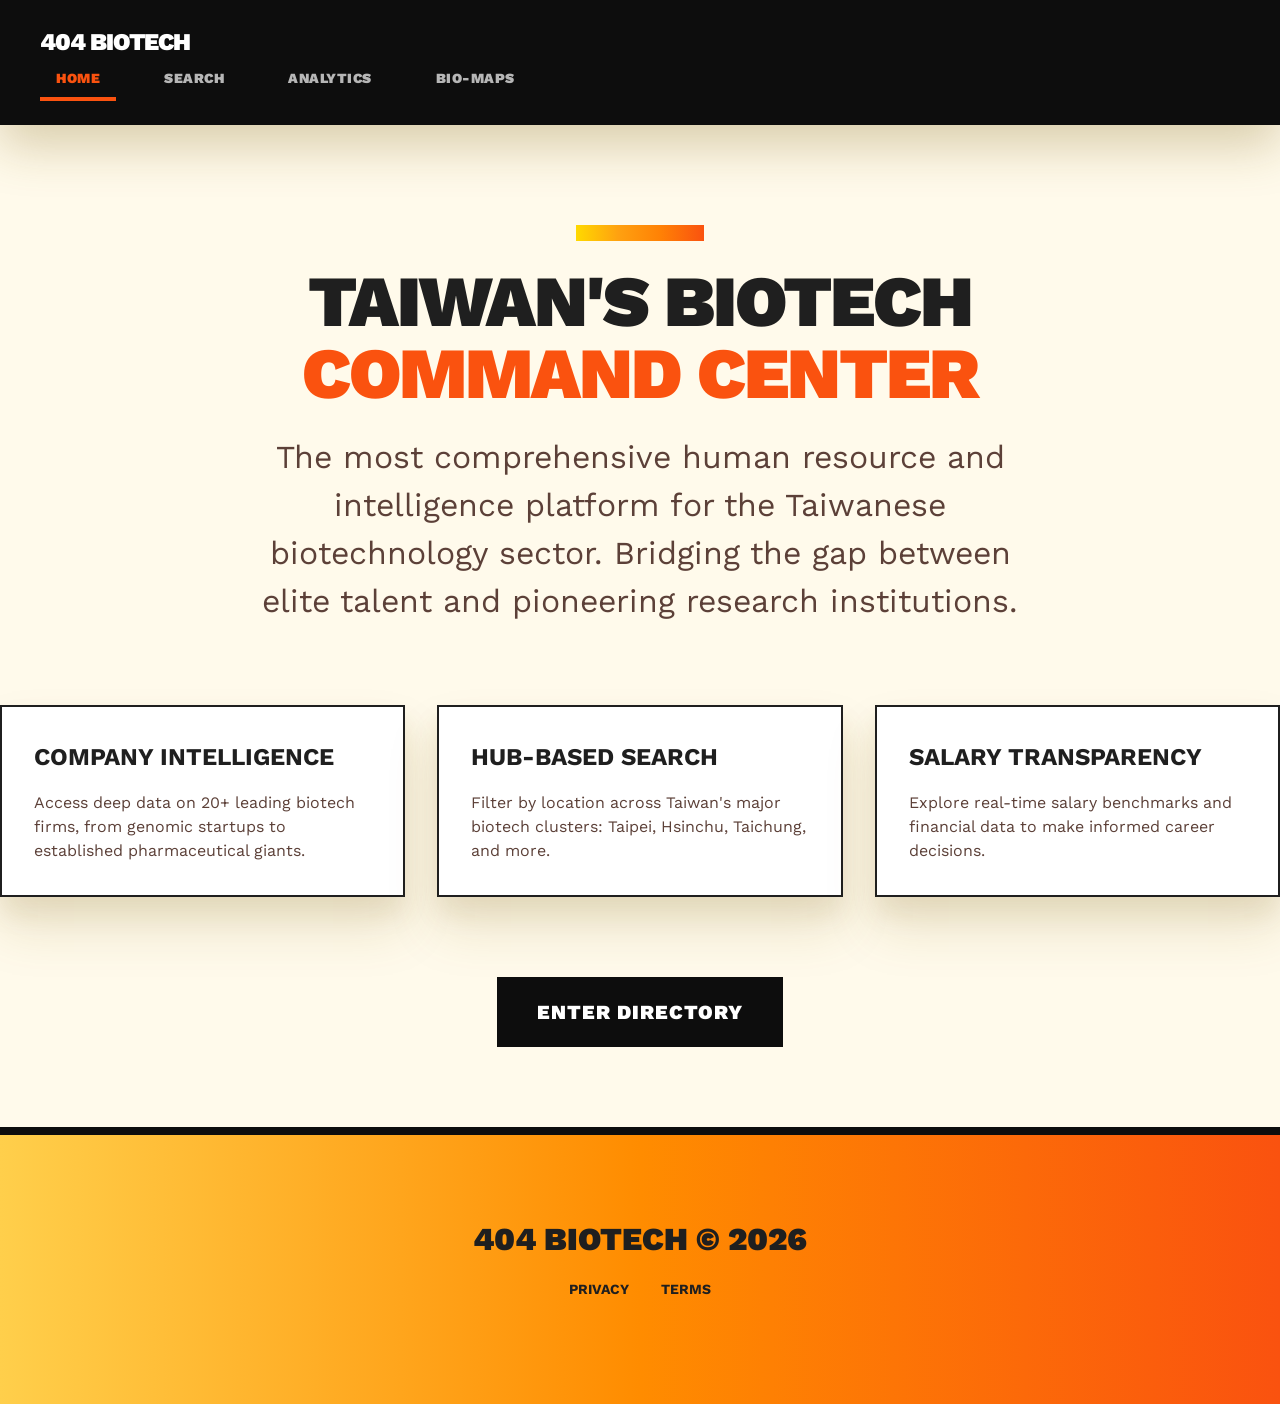
<file: frontend/index.html>
<!DOCTYPE html>
<html lang="en">
<head>
    <meta charset="utf-8"/>
    <meta content="width=device-width, initial-scale=1.0" name="viewport"/>
    <title>404 BIOTECH TAIWAN - Home</title>
    <link rel="stylesheet" href="style.css">
    <link href="https://fonts.googleapis.com/css2?family=Work+Sans:wght@400;700;900&amp;display=swap" rel="stylesheet"/>
</head>
<body>
    <!-- TopNavBar -->
    <nav class="navbar">
        <div class="container flex-between">
            <a href="index.html" class="navbar-brand">404 BIOTECH</a>
            <div class="nav-links">
                <a class="nav-link active" href="index.html">home</a>
                <a class="nav-link" href="search.html">search</a>
                <a class="nav-link" href="#">Analytics</a>
                <a class="nav-link" href="#">Bio-Maps</a>
            </div>
        </div>
    </nav>

    <!-- Main Content -->
    <main class="container hero">
        <header style="text-align: center;">
            <div class="block-gradient" style="margin: 0 auto 24px auto;"></div>
            <h1 class="hero-title" style="font-size: 72px;">
                Taiwan's Biotech <br/> <span class="text-orange">Command Center</span>
            </h1>
            <p class="hero-subtitle" style="margin: 0 auto; text-align: center;">
                The most comprehensive human resource and intelligence platform for the Taiwanese biotechnology sector. 
                Bridging the gap between elite talent and pioneering research institutions.
            </p>
        </header>

        <section style="display: grid; grid-template-columns: repeat(3, 1fr); gap: 32px; margin-top: 80px;">
            <div class="card">
                <h3 style="font-size: 24px; font-weight: 700; margin-bottom: 16px; text-transform: uppercase;">Company Intelligence</h3>
                <p style="color: var(--text-variant);">Access deep data on 20+ leading biotech firms, from genomic startups to established pharmaceutical giants.</p>
            </div>
            <div class="card">
                <h3 style="font-size: 24px; font-weight: 700; margin-bottom: 16px; text-transform: uppercase;">Hub-Based Search</h3>
                <p style="color: var(--text-variant);">Filter by location across Taiwan's major biotech clusters: Taipei, Hsinchu, Taichung, and more.</p>
            </div>
            <div class="card">
                <h3 style="font-size: 24px; font-weight: 700; margin-bottom: 16px; text-transform: uppercase;">Salary Transparency</h3>
                <p style="color: var(--text-variant);">Explore real-time salary benchmarks and financial data to make informed career decisions.</p>
            </div>
        </section>

        <div class="flex-center" style="margin-top: 80px;">
            <a href="search.html" class="btn-primary" style="text-decoration: none; padding: 20px 40px; font-size: 20px;">
                Enter Directory
            </a>
        </div>
    </main>

    <footer class="footer-simple">
        <div class="container">
            <div class="footer-title">404 BIOTECH © 2026</div>
            <div style="display: flex; justify-content: center; gap: 32px; margin-bottom: 24px;">
                <a href="#" style="text-decoration: none; color: inherit; font-weight: 700; text-transform: uppercase; font-size: 14px;">Privacy</a>
                <a href="#" style="text-decoration: none; color: inherit; font-weight: 700; text-transform: uppercase; font-size: 14px;">Terms</a>
            </div>
        </div>
    </footer>
</body>
</html>
</file>
<file: frontend/style.css>
/* 
   404 BIOTECH - Custom Design System (Traditional CSS)
   Mistral-Inspired Premium Aesthetic
*/

:root {
    --primary: #fa520f;
    --primary-dark: #ad3300;
    --secondary: #ffa110;
    --background: #fffaeb; /* warm-ivory */
    --surface: #fff0c2; /* cream */
    --text-main: #1f1f1f; /* mistral-black */
    --text-variant: #5c4038;
    --white: #ffffff;
    --black: #0d0d0d;
    --shadow-float: 0 16px 24px rgba(127, 99, 21, 0.1), 0 32px 48px rgba(127, 99, 21, 0.15);
    --shadow-nav: 0 20px 50px rgba(127,99,21,0.3);
}

/* Reset & Base */
* {
    box-sizing: border-box;
    margin: 0;
    padding: 0;
}

body {
    font-family: 'Work Sans', sans-serif;
    background-color: var(--background);
    color: var(--text-main);
    line-height: 1.5;
}

/* Layout */
.container {
    max-width: 1280px;
    margin: 0 auto;
    padding: 0 40px;
}

.flex { display: flex; }
.flex-between { justify-content: space-between; align-items: center; }
.flex-center { display: flex; justify-content: center; align-items: center; }
.grid { display: grid; }

/* Navigation */
.navbar {
    background-color: var(--black);
    padding: 24px 0;
    position: sticky;
    top: 0;
    z-index: 50;
    box-shadow: var(--shadow-nav);
}

.navbar-brand {
    font-size: 24px;
    font-weight: 900;
    letter-spacing: -1px;
    color: var(--white);
    text-decoration: none;
    transition: color 0.3s;
}

.navbar-brand:hover {
    color: var(--primary);
}

.nav-links {
    display: flex;
    gap: 32px;
}

.nav-link {
    color: rgba(255, 255, 255, 0.7);
    text-transform: uppercase;
    font-weight: 900;
    text-decoration: none;
    font-size: 14px;
    letter-spacing: 0.5px;
    padding: 8px 16px;
    transition: all 0.3s;
}

.nav-link:hover {
    color: var(--white);
    background-color: rgba(255, 255, 255, 0.05);
}

.nav-link.active {
    color: var(--primary);
    border-bottom: 4px solid var(--primary);
}

/* Hero Section */
.hero {
    padding: 100px 0 80px 0;
}

.block-gradient {
    width: 128px;
    height: 16px;
    background: linear-gradient(90deg, #ffd900 0%, #ffa110 33%, #ff8105 66%, #fa520f 100%);
    margin-bottom: 24px;
}

.hero-title {
    font-size: 82px;
    font-weight: 900;
    letter-spacing: -2px;
    line-height: 1;
    margin-bottom: 24px;
    text-transform: uppercase;
}

.hero-subtitle {
    font-size: 32px;
    color: var(--text-variant);
    max-width: 800px;
}

/* Main Content Layout */
.main-layout {
    display: flex;
    gap: 80px;
    margin-top: 48px;
}

.sidebar {
    width: 25%;
    flex-shrink: 0;
}

.sidebar-content {
    background-color: var(--surface);
    padding: 24px;
    border: 1px solid #fadcd3;
    box-shadow: var(--shadow-float);
    position: sticky;
    top: 140px;
}

.filter-section {
    margin-bottom: 48px;
}

.filter-title {
    font-weight: 700;
    text-transform: uppercase;
    font-size: 16px;
    margin-bottom: 12px;
    border-bottom: 2px solid var(--text-main);
    padding-bottom: 4px;
}

/* Form Elements */
.input-field {
    width: 100%;
    padding: 12px 16px;
    border: 2px solid #e5e7eb;
    background: var(--white);
    font-size: 16px;
    outline: none;
}

.input-field:focus {
    border-color: var(--secondary);
}

.checkbox-group {
    display: flex;
    flex-direction: column;
    gap: 12px;
}

.checkbox-item {
    display: flex;
    align-items: center;
    gap: 12px;
    cursor: pointer;
}

.checkbox-item input {
    width: 20px;
    height: 20px;
    border: 2px solid var(--text-main);
    appearance: none;
    background: transparent;
}

.checkbox-item input:checked {
    background-color: var(--text-main);
    background-image: url("data:image/svg+xml,%3csvg viewBox='0 0 16 16' fill='white' xmlns='http://www.w3.org/2000/svg'%3e%3cpath d='M12.207 4.793a1 1 0 010 1.414l-5 5a1 1 0 01-1.414 0l-2-2a1 1 0 011.414-1.414L6.5 9.086l4.293-4.293a1 1 0 011.414 0z'/%3e%3c/svg%3e");
}

/* Company Grid & Cards */
.grid-content {
    width: 75%;
}

.company-grid {
    display: grid;
    grid-template-columns: repeat(2, 1fr);
    gap: 48px;
}

.card {
    background: var(--white);
    padding: 32px;
    border: 2px solid var(--text-main);
    box-shadow: var(--shadow-float);
    transition: transform 0.3s;
    cursor: pointer;
    position: relative;
    overflow: hidden;
    display: flex;
    flex-direction: column;
}

.card:hover {
    transform: translateY(-8px);
}

.card-border-accent {
    position: absolute;
    top: 0;
    left: 0;
    width: 100%;
    height: 4px;
    background: linear-gradient(90deg, #ffd900, #fa520f);
    transform: translateX(-100%);
    transition: transform 0.5s;
}

.card:hover .card-border-accent {
    transform: translateX(0);
}

.card-header {
    display: flex;
    justify-content: space-between;
    align-items: flex-start;
    margin-bottom: 24px;
}

.card-title {
    font-size: 30px;
    font-weight: 700;
    margin-bottom: 4px;
}

.card-subtitle {
    font-size: 16px;
    text-transform: uppercase;
    letter-spacing: 1px;
    font-weight: 700;
}

.card-icon-wrapper {
    width: 48px;
    height: 48px;
    background: var(--white);
    border: 1px solid #fadcd3;
    display: flex;
    align-items: center;
    justify-content: center;
    flex-shrink: 0;
}

.card-body {
    flex-grow: 1;
    margin-bottom: 48px;
}

.card-description {
    color: var(--text-variant);
    display: -webkit-box;
    -webkit-line-clamp: 3;
    -webkit-box-orient: vertical;
    overflow: hidden;
}

.card-stats {
    margin-top: 16px;
    display: grid;
    grid-template-columns: 1fr 1fr;
    gap: 8px;
    font-size: 12px;
    text-transform: uppercase;
    font-weight: 700;
    color: #907066;
}

.card-footer {
    display: flex;
    justify-content: space-between;
    align-items: center;
    border-top: 1px solid #fadcd3;
    padding-top: 24px;
    margin-top: auto;
}

.card-location {
    display: flex;
    align-items: center;
    gap: 4px;
    color: var(--text-variant);
}

.location-text {
    font-size: 14px;
    text-transform: uppercase;
}

.btn-text {
    background: transparent;
    border: none;
    border-bottom: 2px solid var(--text-main);
    font-weight: 700;
    text-transform: uppercase;
    padding-bottom: 4px;
    display: flex;
    align-items: center;
    gap: 4px;
    cursor: pointer;
    transition: all 0.3s;
}

.btn-text:hover {
    color: var(--primary);
    border-color: var(--primary);
}

/* Modal Specifics */
.modal-header { margin-bottom: 48px; }
.block-gradient-small { width: 96px; height: 8px; background: linear-gradient(90deg, #ffd900, #fa520f); margin-bottom: 24px; }
.modal-title { font-size: 40px; font-weight: 900; text-transform: uppercase; margin-bottom: 4px; }
.modal-subtitle { font-size: 24px; font-weight: 700; text-transform: uppercase; }

.modal-grid {
    display: grid;
    grid-template-columns: repeat(2, 1fr);
    gap: 48px;
    margin-bottom: 48px;
}

.modal-section-title {
    font-size: 16px;
    font-weight: 700;
    text-transform: uppercase;
    border-bottom: 2px solid var(--text-main);
    padding-bottom: 4px;
    margin-bottom: 12px;
}

.modal-text { color: var(--text-variant); }
.stats-grid { display: grid; grid-template-columns: 1fr 1fr; gap: 24px; }
.stat-item { color: var(--text-variant); }
.stat-label { display: block; font-size: 12px; font-weight: 700; text-transform: uppercase; color: #907066; }

/* Modal */
.modal-overlay {
    position: fixed;
    inset: 0;
    background: rgba(31, 31, 31, 0.9);
    backdrop-filter: blur(4px);
    display: none;
    align-items: center;
    justify-content: center;
    z-index: 100;
    padding: 16px;
}

.modal-content {
    background: var(--background);
    width: 100%;
    max-width: 800px;
    padding: 48px;
    border: 2px solid var(--text-main);
    position: relative;
}

.modal-close {
    position: absolute;
    top: 16px;
    right: 16px;
    background: none;
    border: none;
    cursor: pointer;
}

/* Footer */
.footer-simple {
    background: linear-gradient(90deg, #ffcf4b, #ff8c00, #fa520f);
    border-top: 8px solid var(--black);
    padding: 80px 0;
    text-align: center;
    margin-top: auto;
}

.footer-title {
    font-size: 32px;
    font-weight: 900;
    margin-bottom: 16px;
}

/* Utility classes for consistency */
.btn-primary {
    background: var(--black);
    color: var(--white);
    padding: 12px 24px;
    border: none;
    text-transform: uppercase;
    font-weight: 900;
    letter-spacing: 1px;
    cursor: pointer;
    transition: background 0.3s;
}

.btn-primary:hover {
    background: var(--primary);
}

.text-orange { color: var(--primary); }

/* Responsive */
@media (max-width: 1024px) {
    .main-layout { flex-direction: column; }
    .sidebar, .grid-content { width: 100%; }
    .hero-title { font-size: 56px; }
}

@media (max-width: 768px) {
    .company-grid { grid-template-columns: 1fr; }
    .nav-links { display: none; }
}
</file>
